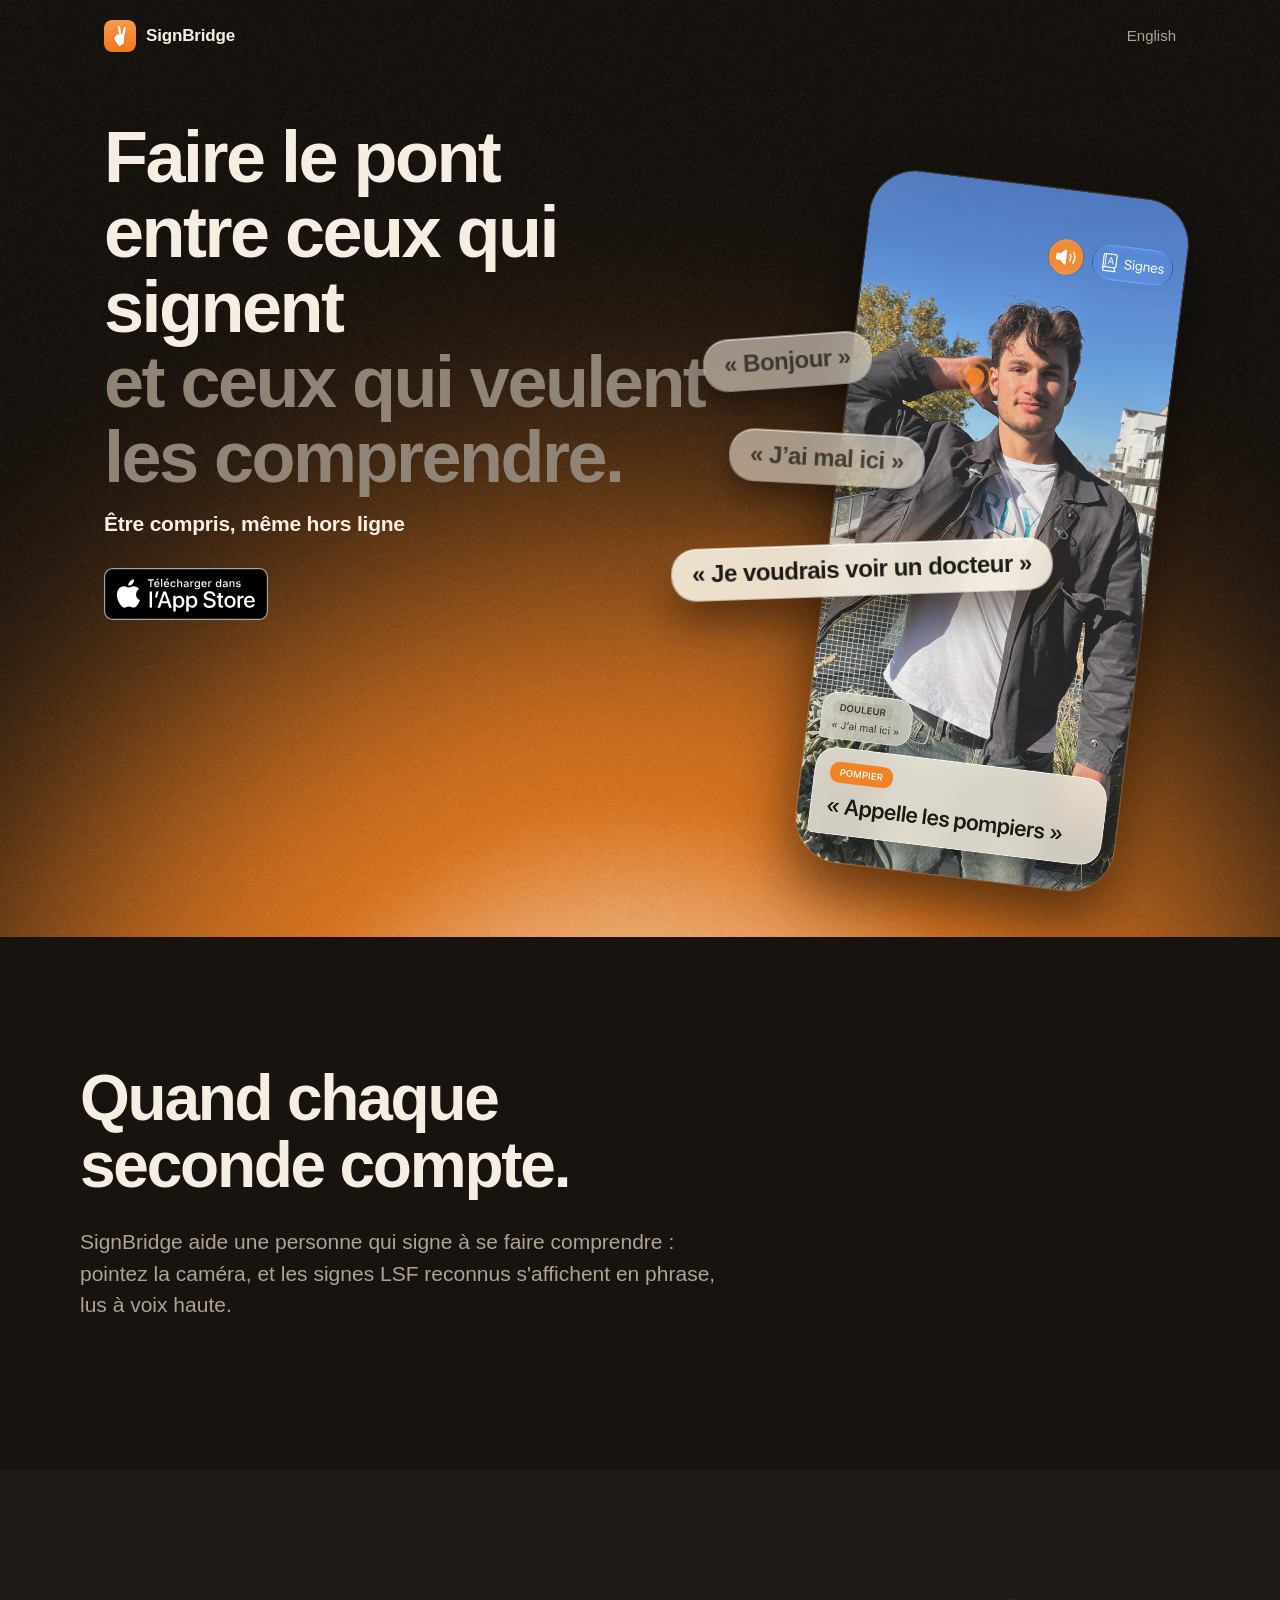
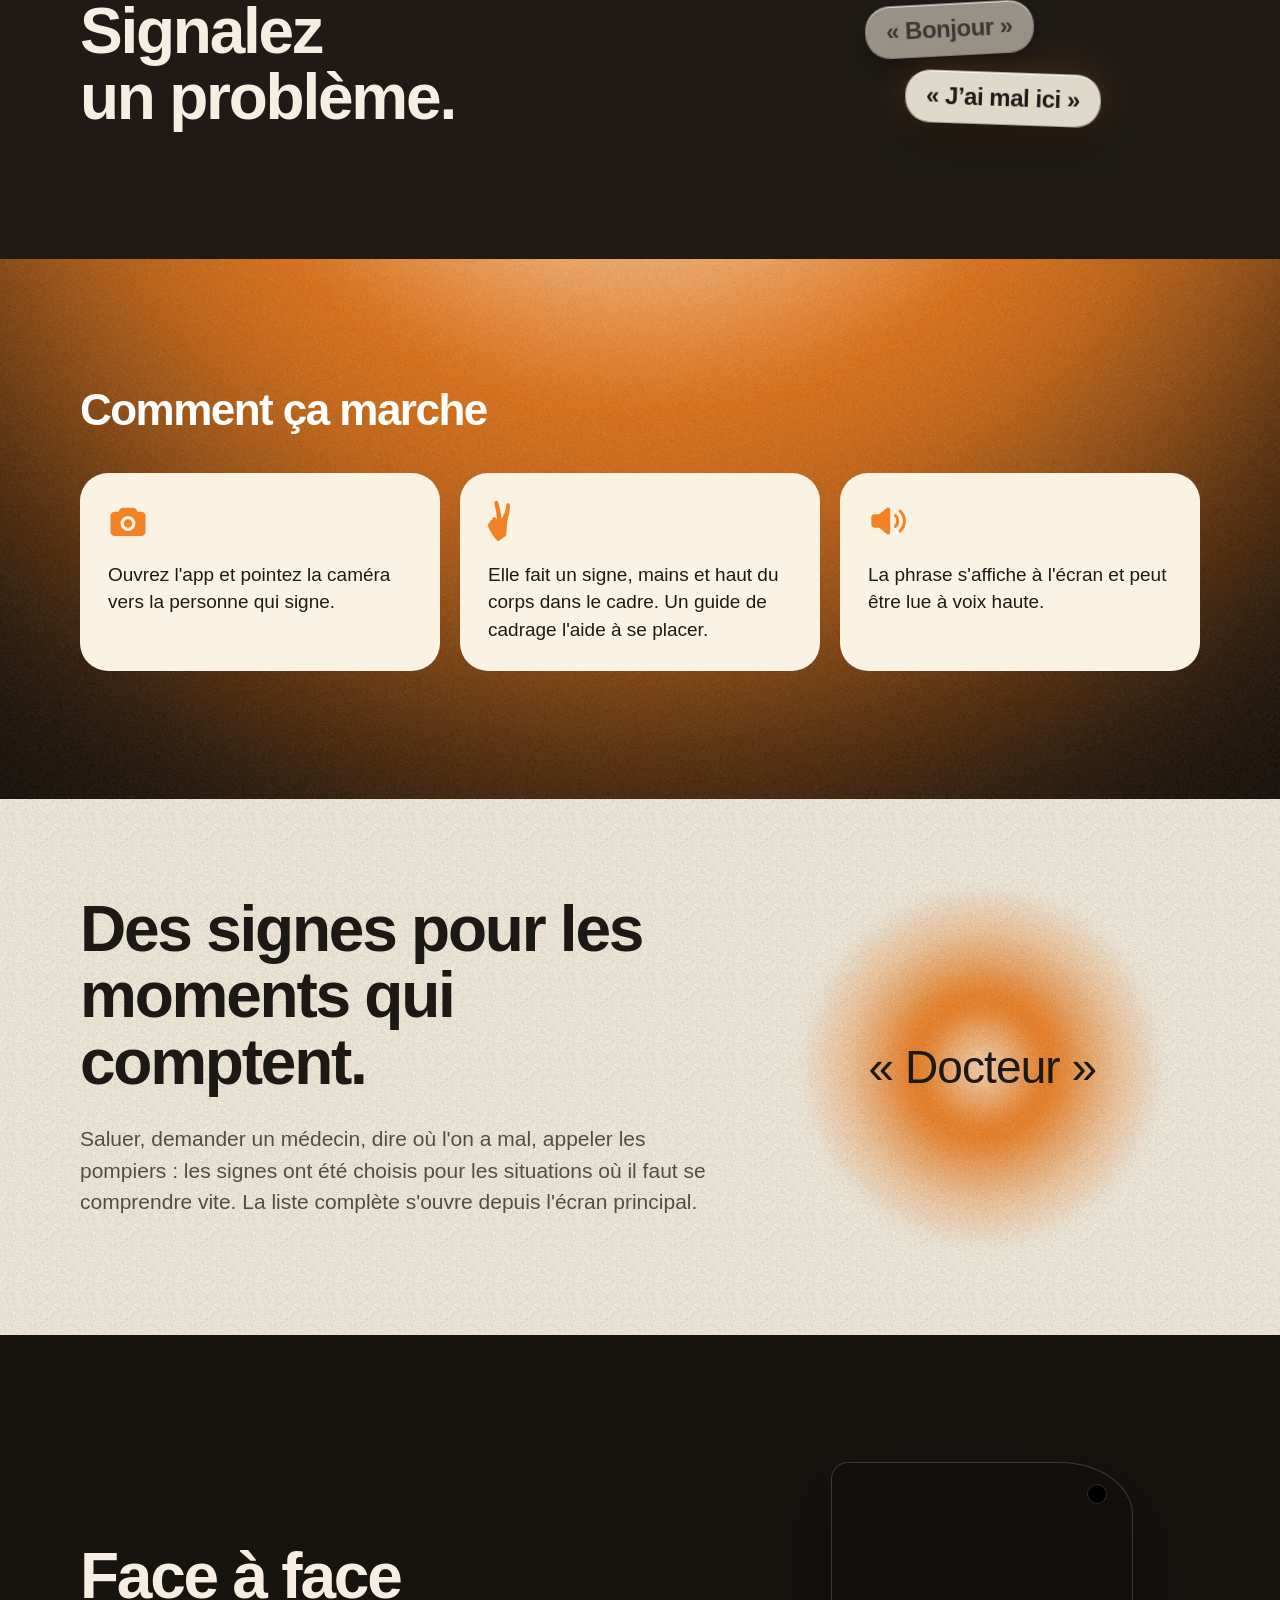
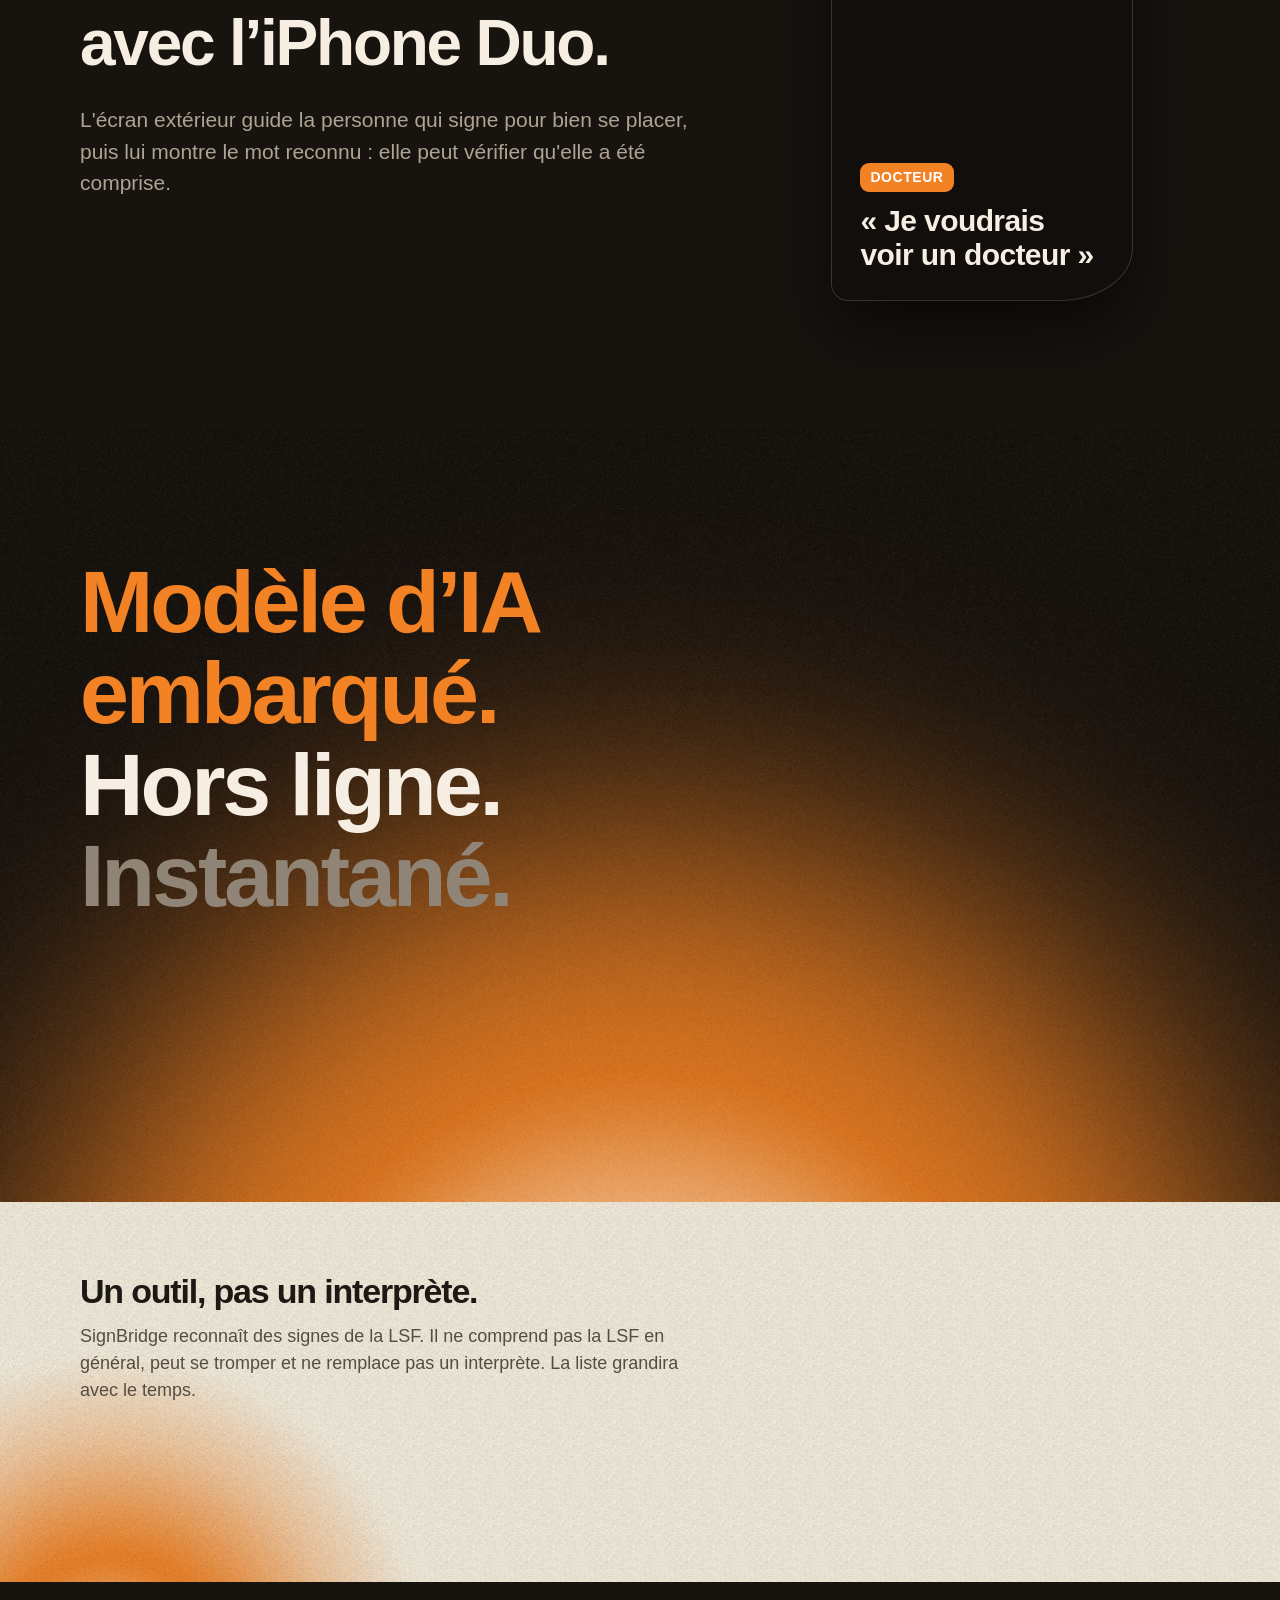
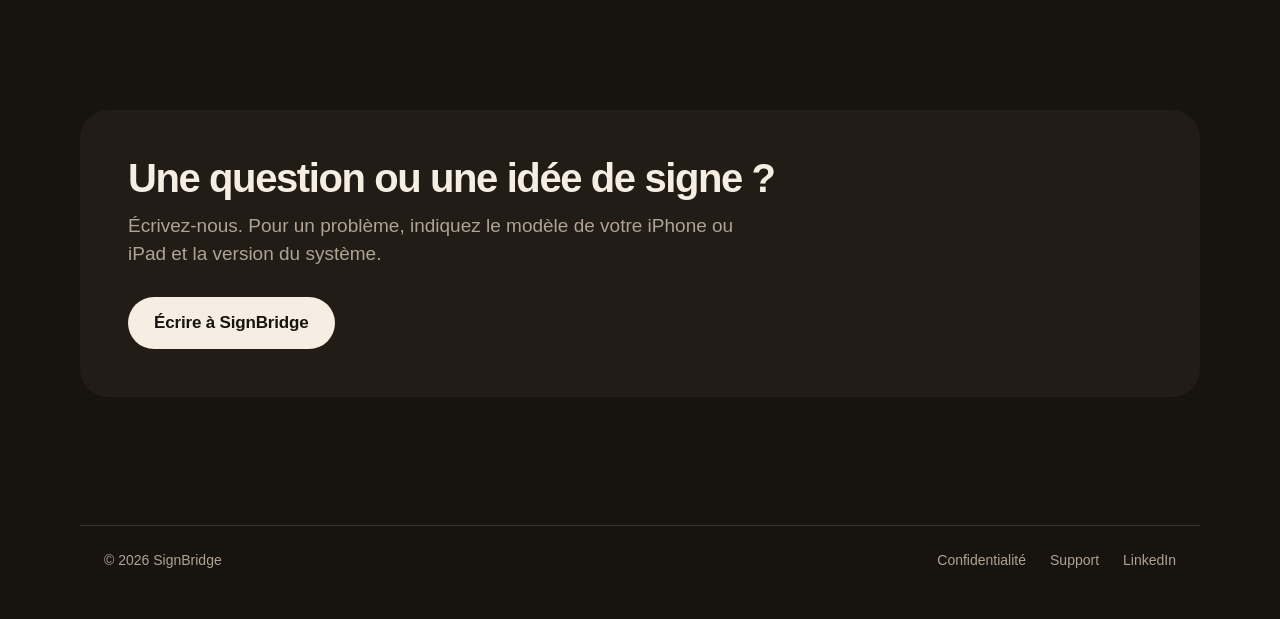
<file: index.html>
<!doctype html>
<html lang="fr">
<head>
<meta charset="utf-8">
<meta name="viewport" content="width=device-width, initial-scale=1, viewport-fit=cover">
<title>SignBridge – Langue des signes (LSF) sur iPhone</title>
<meta name="description" content="App iPhone gratuite qui reconnaît des signes de la langue des signes française (LSF) et affiche la phrase associée, lue à voix haute. Hors ligne, sans compte.">
<meta name="theme-color" content="#17130F">
<meta name="color-scheme" content="dark">
<meta name="google-site-verification" content="5pcwkKPXorvz6i3EqTT615sxVK6PzE0Lgb9VMiKzsHE">
<meta name="google-site-verification" content="pvIxOLPpaYGn3UQ4l-RksAGYa19UUFLyOZAmXsKFQVE">
<link rel="canonical" href="https://signbridge-app.com/">
<link rel="alternate" hreflang="fr" href="https://signbridge-app.com/">
<link rel="alternate" hreflang="en" href="https://signbridge-app.com/en/">
<link rel="alternate" hreflang="x-default" href="https://signbridge-app.com/en/">
<meta name="apple-itunes-app" content="app-id=6786380083">
<meta property="og:type" content="website">
<meta property="og:site_name" content="SignBridge">
<meta property="og:title" content="SignBridge – Langue des signes (LSF) sur iPhone">
<meta property="og:description" content="App iPhone gratuite qui reconnaît des signes de la langue des signes française (LSF) et affiche la phrase associée, lue à voix haute. Hors ligne, sans compte.">
<meta property="og:url" content="https://signbridge-app.com/">
<meta property="og:image" content="https://signbridge-app.com/img/og-fr.jpg">
<meta property="og:image:width" content="1200">
<meta property="og:image:height" content="630">
<meta property="og:locale" content="fr_FR">
<meta property="og:locale:alternate" content="en_US">
<meta name="twitter:card" content="summary_large_image">
<script type="application/ld+json">
{
 "@context": "https://schema.org",
 "@type": "MobileApplication",
 "name": "SignBridge",
 "description": "App iPhone gratuite qui reconnaît des signes de la langue des signes française (LSF) et affiche la phrase associée, lue à voix haute. Hors ligne, sans compte.",
 "operatingSystem": "iOS",
 "applicationCategory": "UtilitiesApplication",
 "inLanguage": [
  "fr",
  "en",
  "es",
  "de",
  "it",
  "pt",
  "ar",
  "zh",
  "ja"
 ],
 "url": "https://signbridge-app.com/",
 "downloadUrl": "https://apps.apple.com/app/id6786380083",
 "image": "https://signbridge-app.com/img/og-fr.jpg",
 "sameAs": ["https://www.linkedin.com/company/signbridge-app", "https://apps.apple.com/app/id6786380083"],
 "author": {
  "@type": "Person",
  "name": "Mehdi Desmartin"
 },
 "offers": {
  "@type": "Offer",
  "price": "0",
  "priceCurrency": "EUR"
 }
}
</script>
<link rel="icon" type="image/png" href="img/favicon.png">
<link rel="apple-touch-icon" href="img/apple-touch-icon.png">
<link rel="stylesheet" href="style.css?v=18">
</head>
<body>
<div class="hero">
<header class="nav">
<a class="marque" href="./"><img src="img/logo.png" width="32" height="32" alt="">SignBridge</a>
<a class="langue" href="en/" hreflang="en" lang="en">English</a>
</header>
<div class="hero-grille">
<div>
<div class="jumeau"><div><h1 class="titre"><span>Faire le pont</span><span>entre ceux qui signent</span><span class="g">et ceux qui veulent</span><span class="g">les comprendre.</span></h1><p class="sous-titre">Être compris, même hors ligne</p><a class="badge" href="https://apps.apple.com/app/id6786380083"><img src="img/app-store-fr.svg" width="157" height="52" alt="Télécharger dans l'App Store"></a></div><div class="fantome" lang="en" aria-hidden="true"><div class="titre"><span>Bridging the gap</span><span>between people who sign</span><span class="g">and those who want</span><span class="g">to understand them.</span></div><p class="sous-titre">Be understood, even offline</p><a class="badge" href="https://apps.apple.com/app/id6786380083"><img src="img/app-store-en.svg" width="157" height="52" alt="Download on the App Store"></a></div></div>
</div>
<div class="scene">
<div class="telephone"><img src="img/fr-pompier.jpg" width="598" height="1300" alt="SignBridge reconnaît le signe Pompier et affiche « Appelle les pompiers »."></div>
<div class="bulles" aria-hidden="true"><div class="bulle">« Bonjour »</div><div class="bulle">« J’ai mal ici »</div><div class="bulle">« Je voudrais voir un docteur »</div></div>
</div>
</div>
<div class="hero-pied"></div>
</div>

<main>
<section class="chapitre">
<div class="jumeau"><div><h2 class="titre"><span>Quand chaque</span><span>seconde compte.</span></h2><p class="texte"><span>SignBridge aide une personne qui signe à se faire comprendre : pointez la caméra, et les signes LSF reconnus s'affichent en phrase, lus à voix haute.</span></p></div><div class="fantome" lang="en" aria-hidden="true"><div class="titre"><span>When every</span><span>second counts.</span></div><p class="texte"><span>SignBridge helps a person who signs to be understood: point the camera, and the recognised LSF signs appear as a sentence, read aloud.</span></p></div></div>
</section>

<section class="chapitre bande">
<div class="grille">
<div class="jumeau"><div><h2 class="titre"><span>Signalez</span><span>un problème.</span></h2></div><div class="fantome" lang="en" aria-hidden="true"><div class="titre"><span>Say</span><span>what’s wrong.</span></div></div></div>
<div class="bulles-fixes" aria-hidden="true"><div class="bulle">« Bonjour »</div><div class="bulle forte">« J’ai mal ici »</div></div>
</div>
</section>

<section class="chapitre orange">
<div class="jumeau"><div><h2 class="titre petit">Comment ça marche</h2></div><div class="fantome" lang="en" aria-hidden="true"><div class="titre petit">How it works</div></div></div>
<div class="etapes"><div class="etape"><svg class="icone" viewBox="0 0 48 48" aria-hidden="true"><path fill="currentColor" d="M17.6 8h12.8c1.3 0 2.5.7 3.2 1.8L35.7 13H40a5 5 0 0 1 5 5v19a5 5 0 0 1-5 5H8a5 5 0 0 1-5-5V18a5 5 0 0 1 5-5h4.3l2.1-3.2A3.8 3.8 0 0 1 17.6 8ZM24 18a9 9 0 1 0 0 18 9 9 0 0 0 0-18Zm0 4a5 5 0 1 1 0 10 5 5 0 0 1 0-10Z"/></svg><div class="jumeau"><div><p>Ouvrez l'app et pointez la caméra vers la personne qui signe.</p></div><div class="fantome" lang="en" aria-hidden="true"><p>Open the app and point the camera at the person signing.</p></div></div></div><div class="etape"><svg class="icone" viewBox="0 0 437 793" aria-hidden="true"><path fill="currentColor" d="M369.422 67.3729C357.433 83.521 358.731 154.381 338.85 206.241C318.564 259.161 274.112 363.43 266.919 332.329L248.527 206.241C248.527 206.241 208.774 15.3382 195.586 7.56341C182.398 -0.211356 175.207 -1.13712 162.018 0.984361C146.951 3.40776 140.438 6.36769 129.049 21.9177C117.66 37.4677 162.018 213.05 162.018 213.05C162.018 213.05 188.393 363.43 175.205 363.43C168.612 363.43 166.888 340.62 152.427 332.329C137.967 324.038 124.254 321.563 106.871 327.544C89.1491 333.641 82.4936 356.85 76.2994 375.391C70.1051 393.932 66.7086 372.999 48.7256 386.755C41.5785 392.222 39.0066 427.181 36.7366 431.014C32.0291 434.074 27.6898 429.271 22.3502 431.014C9.90008 435.08 7.48462 442.404 3.76821 454.938C-3.03555 477.884 -0.01747 499.958 7.9641 522.523C36.7359 603.864 163.816 790.469 195.586 792.862C228.174 795.315 252.937 764.599 279.506 745.612C320.417 716.375 353.237 706.138 362.815 671.694C366.787 627.969 383.25 392.244 392.008 349.219C398.493 317.36 408.315 301.058 415.611 269.375C426.546 221.884 429.833 194.386 432.362 145.723C433.95 115.167 441.953 82.9229 432.362 67.3729C422.771 51.8229 417.196 46.7256 402.99 45.8415C387.436 44.8734 381.41 51.2248 369.422 67.3729Z"/></svg><div class="jumeau"><div><p>Elle fait un signe, mains et haut du corps dans le cadre. Un guide de cadrage l'aide à se placer.</p></div><div class="fantome" lang="en" aria-hidden="true"><p>They make a sign, with hands and upper body in the frame. A framing guide helps them get in place.</p></div></div></div><div class="etape"><svg class="icone" viewBox="0 0 48 48" aria-hidden="true"><path fill="currentColor" d="M22.6 8.4c1.6-1.3 4-.2 4 1.9v27.4c0 2.1-2.4 3.2-4 1.9L13.3 32H8a4 4 0 0 1-4-4v-8a4 4 0 0 1 4-4h5.3l9.3-7.6Z"/><path fill="none" stroke="currentColor" stroke-width="3.6" stroke-linecap="round" d="M33 17.5a9 9 0 0 1 0 13M38.5 12a16.5 16.5 0 0 1 0 24"/></svg><div class="jumeau"><div><p>La phrase s'affiche à l'écran et peut être lue à voix haute.</p></div><div class="fantome" lang="en" aria-hidden="true"><p>The sentence appears on screen and can be read aloud.</p></div></div></div></div>
</section>

<section class="chapitre beige">
<div class="grille">
<div class="jumeau"><div><h2 class="titre"><span>Des signes pour les</span><span>moments qui comptent.</span></h2><p class="texte"><span>Saluer, demander un médecin, dire où l'on a mal, appeler les pompiers : les signes ont été choisis pour les situations où il faut se comprendre vite. La liste complète s'ouvre depuis l'écran principal.</span></p></div><div class="fantome" lang="en" aria-hidden="true"><div class="titre"><span>Signs for the</span><span>moments that matter.</span></div><p class="texte"><span>Saying hello, asking for a doctor, showing where it hurts, calling the fire department: the signs were chosen for situations where people need to understand each other fast. The full list opens from the main screen.</span></p></div></div>
<div class="halo-mot" aria-hidden="true"><div class="halo"></div><span>« Docteur »</span></div>
</div>
</section>

<section class="chapitre duo">
<div class="grille">
<div class="jumeau"><div><h2 class="titre"><span>Face à face</span><span>avec l’iPhone Duo.</span></h2><p class="texte"><span>L'écran extérieur guide la personne qui signe pour bien se placer, puis lui montre le mot reconnu : elle peut vérifier qu'elle a été comprise.</span></p></div><div class="fantome" lang="en" aria-hidden="true"><div class="titre"><span>Face to face</span><span>with iPhone Duo.</span></div><p class="texte"><span>The outer display guides the person signing into position, then shows them the recognised word, so they can check they were understood.</span></p></div></div>
<div class="ecran-ext" aria-hidden="true"><span class="etiquette">Docteur</span><span class="phrase">« Je voudrais voir un docteur »</span></div>
</div>
</section>

<section class="chapitre horizon">
<div class="jumeau"><div><h2 class="titre"><span class="o">Modèle d’IA</span><span class="o">embarqué.</span><span>Hors ligne.</span><span class="g">Instantané.</span></h2></div><div class="fantome" lang="en" aria-hidden="true"><div class="titre"><span class="o">On-device</span><span class="o">AI model.</span><span>Offline.</span><span class="g">Instant.</span></div></div></div>
</section>

<section class="chapitre beige outil">
<div class="halo" aria-hidden="true"></div>
<div class="jumeau"><div><h2 class="titre">Un outil, pas un interprète.</h2><p class="texte"><span>SignBridge reconnaît des signes de la LSF. Il ne comprend pas la LSF en général, peut se tromper et ne remplace pas un interprète. La liste grandira avec le temps.</span></p></div><div class="fantome" lang="en" aria-hidden="true"><div class="titre">A tool, not an interpreter.</div><p class="texte"><span>SignBridge recognises LSF signs. It does not understand LSF in general, it can get signs wrong, and it does not replace an interpreter. The list will grow over time.</span></p></div></div>
</section>

<section class="chapitre" id="support">
<div class="carte">
<div class="jumeau"><div><h2 class="titre">Une question ou une idée de signe ?</h2><p>Écrivez-nous. Pour un problème, indiquez le modèle de votre iPhone ou iPad et la version du système.</p></div><div class="fantome" lang="en" aria-hidden="true"><div class="titre">A question, or a sign you'd like to see?</div><p>Write to us. For a problem, please include your iPhone or iPad model and system version.</p></div></div>
<a class="bouton" href="mailto:contact@signbridge-app.com?subject=SignBridge">Écrire à SignBridge</a>
</div>
</section>
</main>

<footer>
<span>© 2026 SignBridge</span>
<nav><a href="privacy.html">Confidentialité</a><a href="./#support">Support</a><a href="https://www.linkedin.com/company/signbridge-app" rel="me">LinkedIn</a></nav>
</footer>
</body>
</html>
</file>
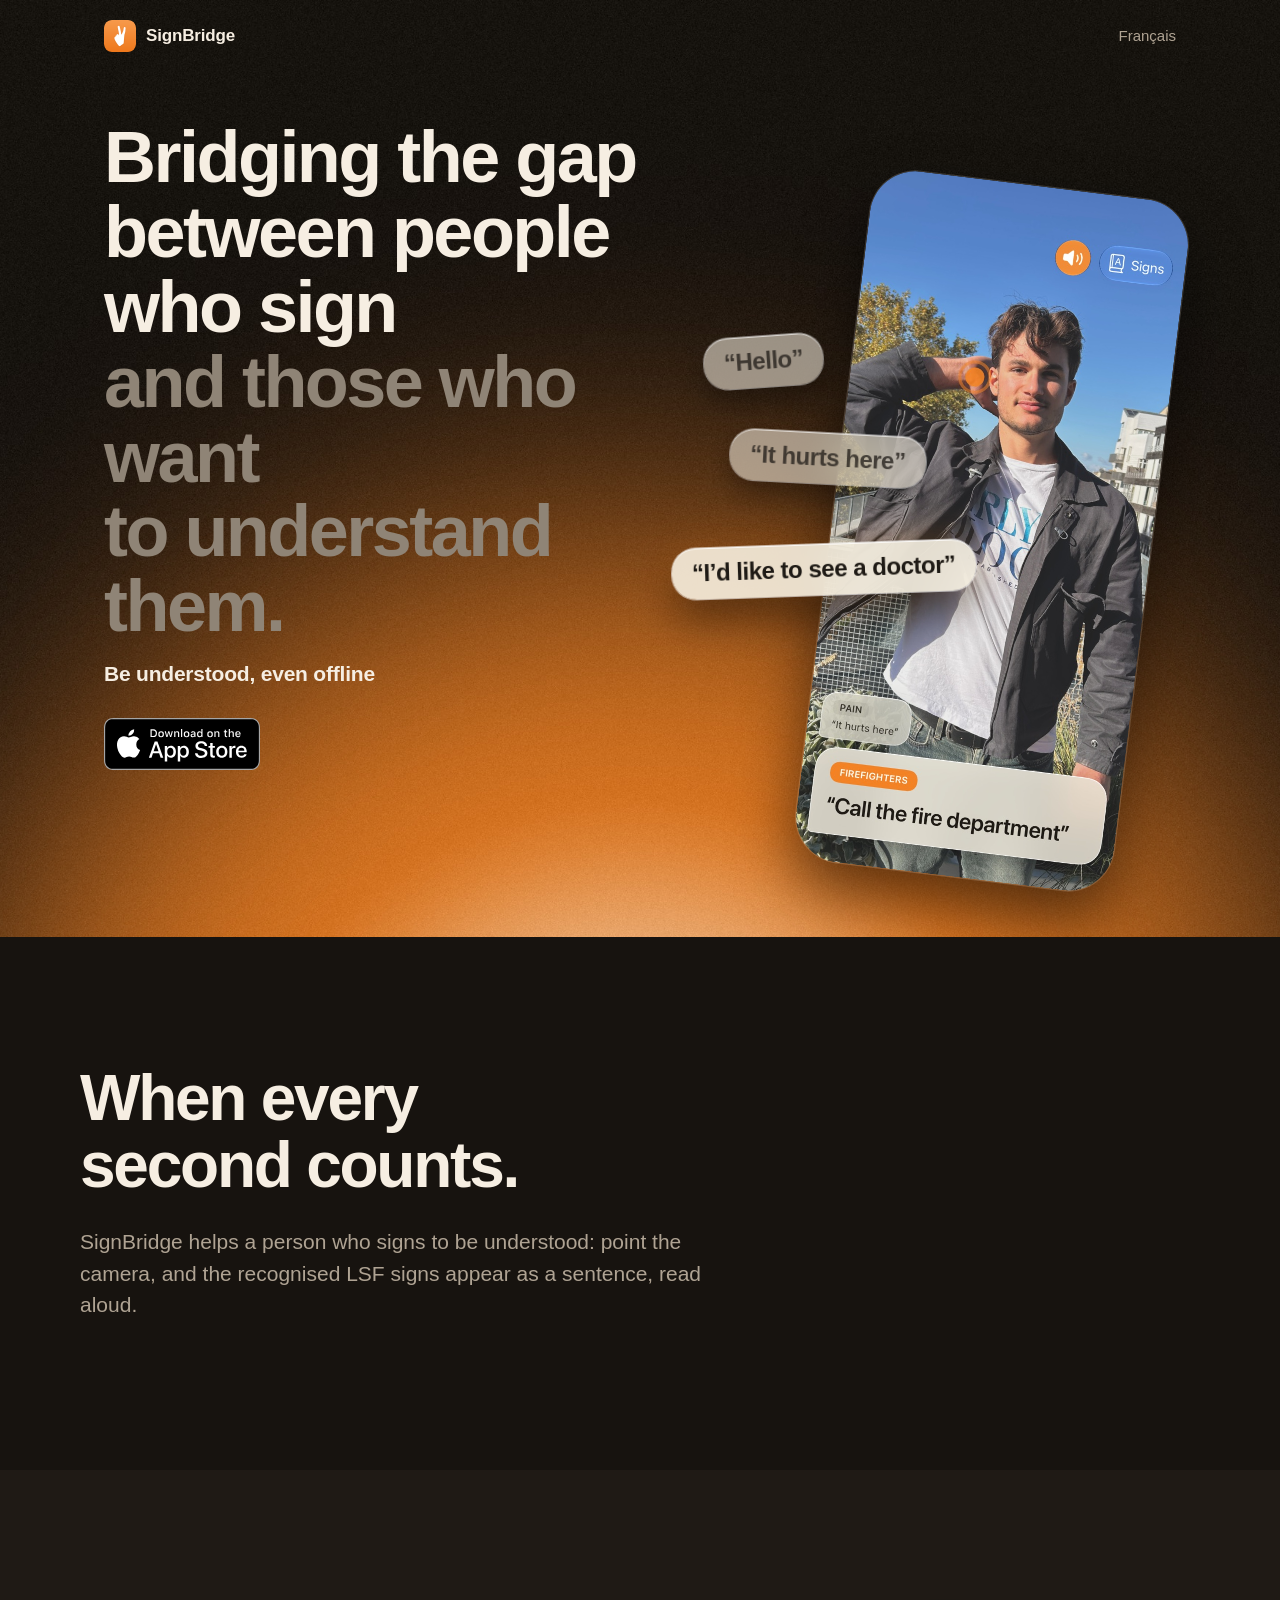
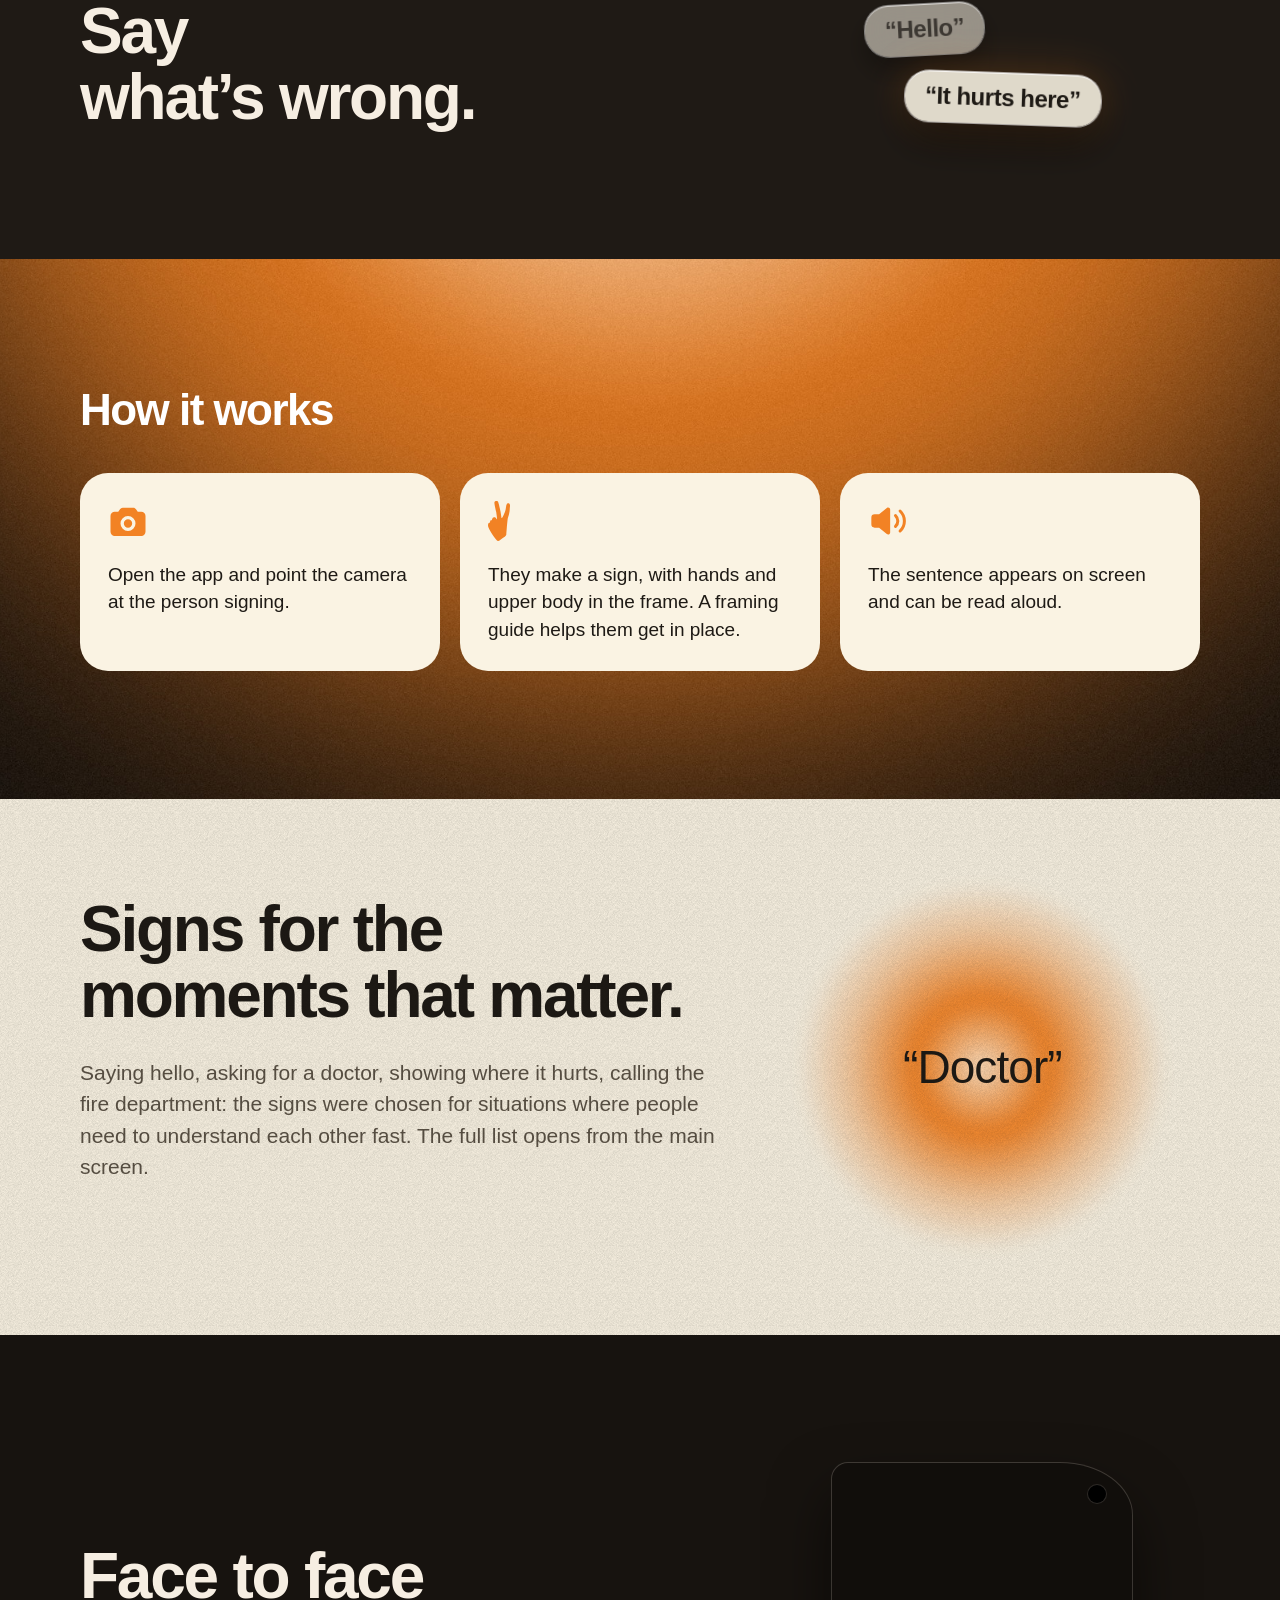
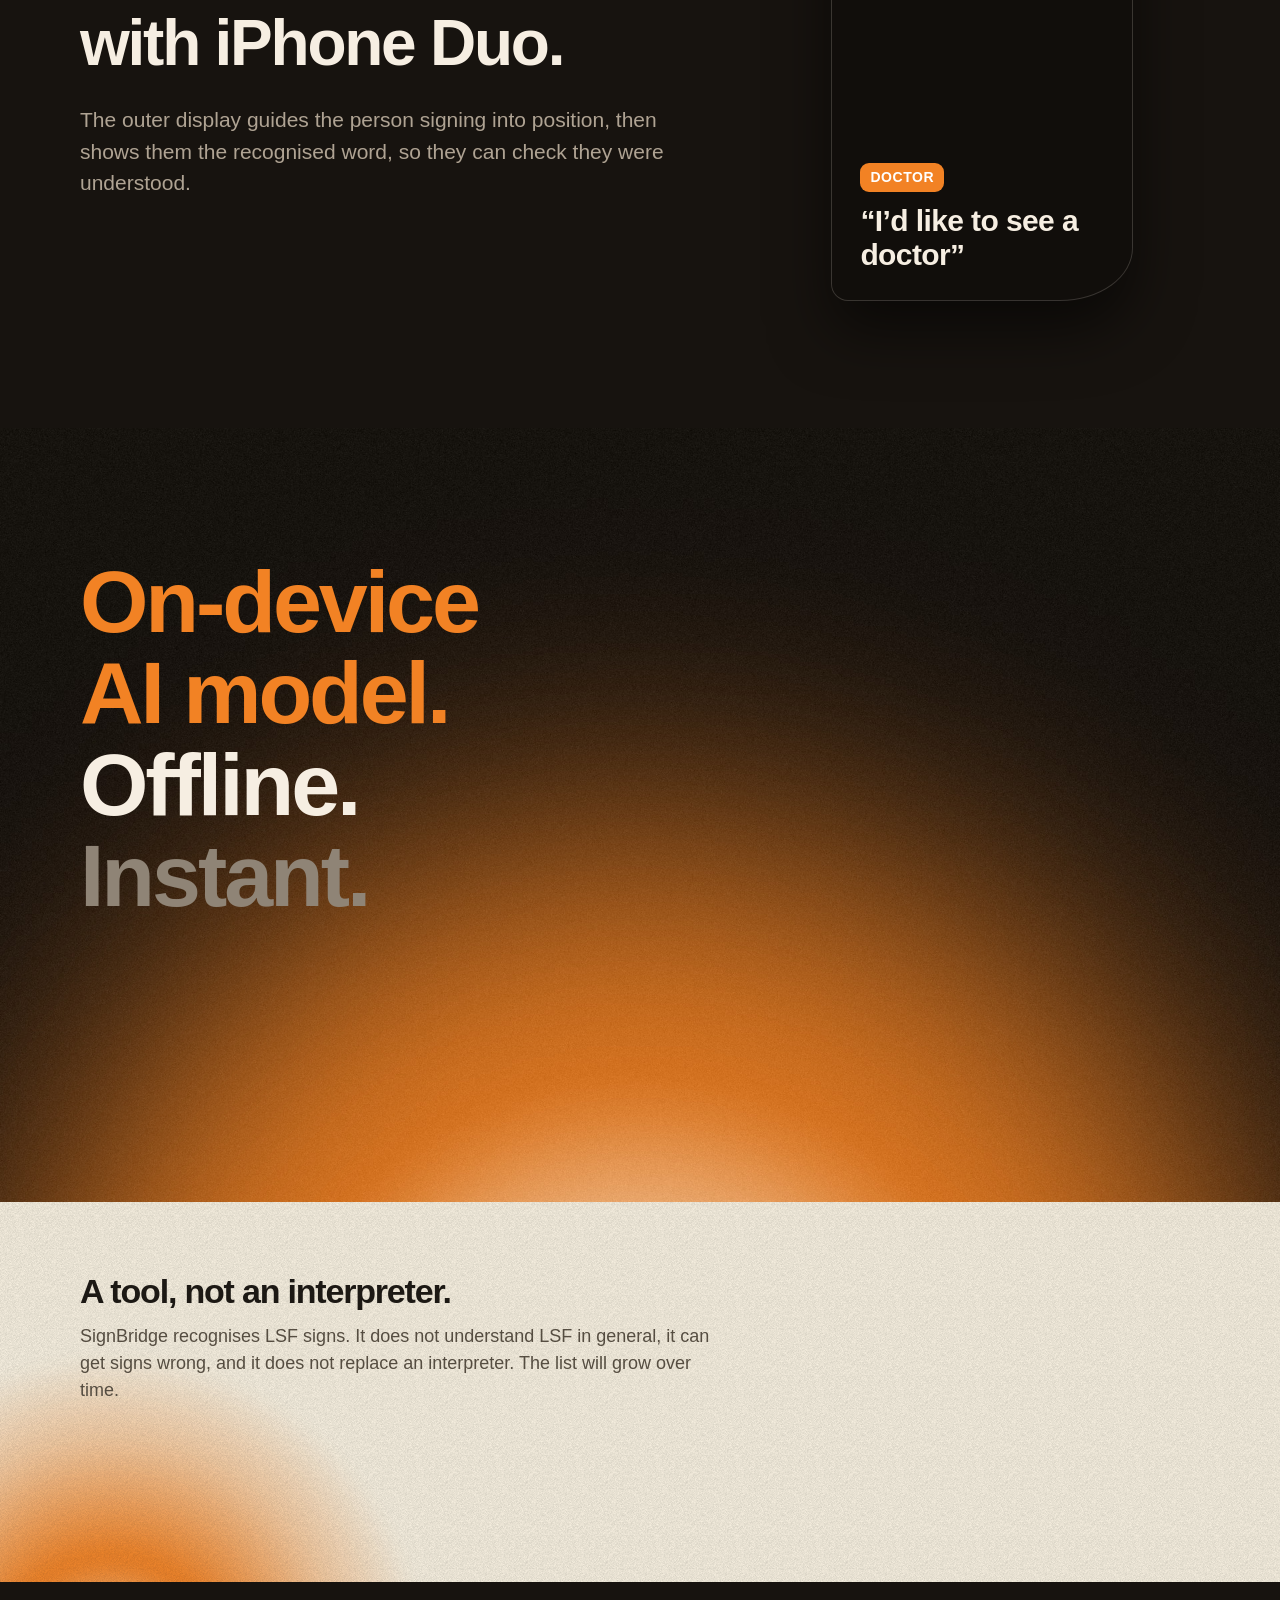
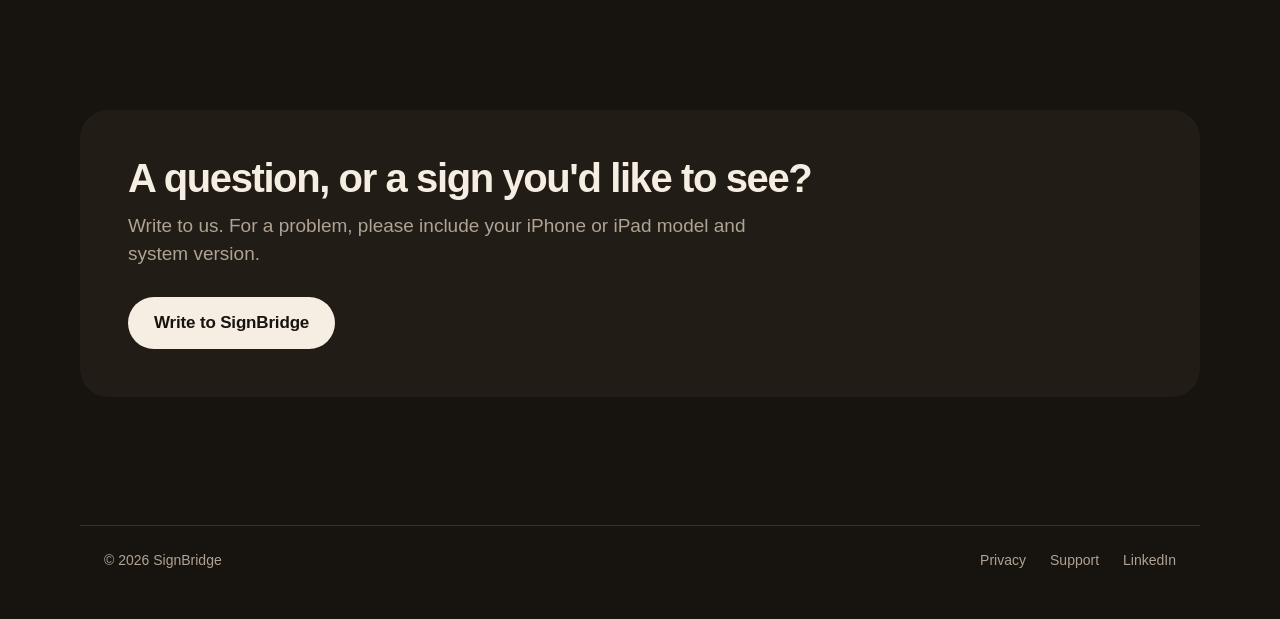
<file: en/index.html>
<!doctype html>
<html lang="en">
<head>
<meta charset="utf-8">
<meta name="viewport" content="width=device-width, initial-scale=1, viewport-fit=cover">
<title>SignBridge – French Sign Language (LSF) on iPhone</title>
<meta name="description" content="Free iPhone app that recognises signs of French Sign Language (LSF) and shows the matching sentence, read aloud. Works offline, no account.">
<meta name="theme-color" content="#17130F">
<meta name="color-scheme" content="dark">
<link rel="canonical" href="https://signbridge-app.com/en/">
<link rel="alternate" hreflang="fr" href="https://signbridge-app.com/">
<link rel="alternate" hreflang="en" href="https://signbridge-app.com/en/">
<link rel="alternate" hreflang="x-default" href="https://signbridge-app.com/en/">
<meta name="apple-itunes-app" content="app-id=6786380083">
<meta property="og:type" content="website">
<meta property="og:site_name" content="SignBridge">
<meta property="og:title" content="SignBridge – French Sign Language (LSF) on iPhone">
<meta property="og:description" content="Free iPhone app that recognises signs of French Sign Language (LSF) and shows the matching sentence, read aloud. Works offline, no account.">
<meta property="og:url" content="https://signbridge-app.com/en/">
<meta property="og:image" content="https://signbridge-app.com/img/og-en.jpg">
<meta property="og:image:width" content="1200">
<meta property="og:image:height" content="630">
<meta property="og:locale" content="en_US">
<meta property="og:locale:alternate" content="fr_FR">
<meta name="twitter:card" content="summary_large_image">
<script type="application/ld+json">
{
 "@context": "https://schema.org",
 "@type": "MobileApplication",
 "name": "SignBridge",
 "description": "Free iPhone app that recognises signs of French Sign Language (LSF) and shows the matching sentence, read aloud. Works offline, no account.",
 "operatingSystem": "iOS",
 "applicationCategory": "UtilitiesApplication",
 "inLanguage": [
  "fr",
  "en",
  "es",
  "de",
  "it",
  "pt",
  "ar",
  "zh",
  "ja"
 ],
 "url": "https://signbridge-app.com/en/",
 "downloadUrl": "https://apps.apple.com/app/id6786380083",
 "image": "https://signbridge-app.com/img/og-en.jpg",
 "sameAs": ["https://www.linkedin.com/company/signbridge-app", "https://apps.apple.com/app/id6786380083"],
 "author": {
  "@type": "Person",
  "name": "Mehdi Desmartin"
 },
 "offers": {
  "@type": "Offer",
  "price": "0",
  "priceCurrency": "EUR"
 }
}
</script>
<link rel="icon" type="image/png" href="../img/favicon.png">
<link rel="apple-touch-icon" href="../img/apple-touch-icon.png">
<link rel="stylesheet" href="../style.css?v=18">
</head>
<body>
<div class="hero">
<header class="nav">
<a class="marque" href="./"><img src="../img/logo.png" width="32" height="32" alt="">SignBridge</a>
<a class="langue" href="../" hreflang="fr" lang="fr">Français</a>
</header>
<div class="hero-grille">
<div>
<div class="jumeau"><div><h1 class="titre"><span>Bridging the gap</span><span>between people who sign</span><span class="g">and those who want</span><span class="g">to understand them.</span></h1><p class="sous-titre">Be understood, even offline</p><a class="badge" href="https://apps.apple.com/app/id6786380083"><img src="../img/app-store-en.svg" width="157" height="52" alt="Download on the App Store"></a></div><div class="fantome" lang="fr" aria-hidden="true"><div class="titre"><span>Faire le pont</span><span>entre ceux qui signent</span><span class="g">et ceux qui veulent</span><span class="g">les comprendre.</span></div><p class="sous-titre">Être compris, même hors ligne</p><a class="badge" href="https://apps.apple.com/app/id6786380083"><img src="../img/app-store-fr.svg" width="157" height="52" alt="Télécharger dans l'App Store"></a></div></div>
</div>
<div class="scene">
<div class="telephone"><img src="../img/en-pompier.jpg" width="598" height="1300" alt="SignBridge recognises the sign Pompier and shows “Call the fire department”."></div>
<div class="bulles" aria-hidden="true"><div class="bulle">“Hello”</div><div class="bulle">“It hurts here”</div><div class="bulle">“I’d like to see a doctor”</div></div>
</div>
</div>
<div class="hero-pied"></div>
</div>

<main>
<section class="chapitre">
<div class="jumeau"><div><h2 class="titre"><span>When every</span><span>second counts.</span></h2><p class="texte"><span>SignBridge helps a person who signs to be understood: point the camera, and the recognised LSF signs appear as a sentence, read aloud.</span></p></div><div class="fantome" lang="fr" aria-hidden="true"><div class="titre"><span>Quand chaque</span><span>seconde compte.</span></div><p class="texte"><span>SignBridge aide une personne qui signe à se faire comprendre : pointez la caméra, et les signes LSF reconnus s'affichent en phrase, lus à voix haute.</span></p></div></div>
</section>

<section class="chapitre bande">
<div class="grille">
<div class="jumeau"><div><h2 class="titre"><span>Say</span><span>what’s wrong.</span></h2></div><div class="fantome" lang="fr" aria-hidden="true"><div class="titre"><span>Signalez</span><span>un problème.</span></div></div></div>
<div class="bulles-fixes" aria-hidden="true"><div class="bulle">“Hello”</div><div class="bulle forte">“It hurts here”</div></div>
</div>
</section>

<section class="chapitre orange">
<div class="jumeau"><div><h2 class="titre petit">How it works</h2></div><div class="fantome" lang="fr" aria-hidden="true"><div class="titre petit">Comment ça marche</div></div></div>
<div class="etapes"><div class="etape"><svg class="icone" viewBox="0 0 48 48" aria-hidden="true"><path fill="currentColor" d="M17.6 8h12.8c1.3 0 2.5.7 3.2 1.8L35.7 13H40a5 5 0 0 1 5 5v19a5 5 0 0 1-5 5H8a5 5 0 0 1-5-5V18a5 5 0 0 1 5-5h4.3l2.1-3.2A3.8 3.8 0 0 1 17.6 8ZM24 18a9 9 0 1 0 0 18 9 9 0 0 0 0-18Zm0 4a5 5 0 1 1 0 10 5 5 0 0 1 0-10Z"/></svg><div class="jumeau"><div><p>Open the app and point the camera at the person signing.</p></div><div class="fantome" lang="fr" aria-hidden="true"><p>Ouvrez l'app et pointez la caméra vers la personne qui signe.</p></div></div></div><div class="etape"><svg class="icone" viewBox="0 0 437 793" aria-hidden="true"><path fill="currentColor" d="M369.422 67.3729C357.433 83.521 358.731 154.381 338.85 206.241C318.564 259.161 274.112 363.43 266.919 332.329L248.527 206.241C248.527 206.241 208.774 15.3382 195.586 7.56341C182.398 -0.211356 175.207 -1.13712 162.018 0.984361C146.951 3.40776 140.438 6.36769 129.049 21.9177C117.66 37.4677 162.018 213.05 162.018 213.05C162.018 213.05 188.393 363.43 175.205 363.43C168.612 363.43 166.888 340.62 152.427 332.329C137.967 324.038 124.254 321.563 106.871 327.544C89.1491 333.641 82.4936 356.85 76.2994 375.391C70.1051 393.932 66.7086 372.999 48.7256 386.755C41.5785 392.222 39.0066 427.181 36.7366 431.014C32.0291 434.074 27.6898 429.271 22.3502 431.014C9.90008 435.08 7.48462 442.404 3.76821 454.938C-3.03555 477.884 -0.01747 499.958 7.9641 522.523C36.7359 603.864 163.816 790.469 195.586 792.862C228.174 795.315 252.937 764.599 279.506 745.612C320.417 716.375 353.237 706.138 362.815 671.694C366.787 627.969 383.25 392.244 392.008 349.219C398.493 317.36 408.315 301.058 415.611 269.375C426.546 221.884 429.833 194.386 432.362 145.723C433.95 115.167 441.953 82.9229 432.362 67.3729C422.771 51.8229 417.196 46.7256 402.99 45.8415C387.436 44.8734 381.41 51.2248 369.422 67.3729Z"/></svg><div class="jumeau"><div><p>They make a sign, with hands and upper body in the frame. A framing guide helps them get in place.</p></div><div class="fantome" lang="fr" aria-hidden="true"><p>Elle fait un signe, mains et haut du corps dans le cadre. Un guide de cadrage l'aide à se placer.</p></div></div></div><div class="etape"><svg class="icone" viewBox="0 0 48 48" aria-hidden="true"><path fill="currentColor" d="M22.6 8.4c1.6-1.3 4-.2 4 1.9v27.4c0 2.1-2.4 3.2-4 1.9L13.3 32H8a4 4 0 0 1-4-4v-8a4 4 0 0 1 4-4h5.3l9.3-7.6Z"/><path fill="none" stroke="currentColor" stroke-width="3.6" stroke-linecap="round" d="M33 17.5a9 9 0 0 1 0 13M38.5 12a16.5 16.5 0 0 1 0 24"/></svg><div class="jumeau"><div><p>The sentence appears on screen and can be read aloud.</p></div><div class="fantome" lang="fr" aria-hidden="true"><p>La phrase s'affiche à l'écran et peut être lue à voix haute.</p></div></div></div></div>
</section>

<section class="chapitre beige">
<div class="grille">
<div class="jumeau"><div><h2 class="titre"><span>Signs for the</span><span>moments that matter.</span></h2><p class="texte"><span>Saying hello, asking for a doctor, showing where it hurts, calling the fire department: the signs were chosen for situations where people need to understand each other fast. The full list opens from the main screen.</span></p></div><div class="fantome" lang="fr" aria-hidden="true"><div class="titre"><span>Des signes pour les</span><span>moments qui comptent.</span></div><p class="texte"><span>Saluer, demander un médecin, dire où l'on a mal, appeler les pompiers : les signes ont été choisis pour les situations où il faut se comprendre vite. La liste complète s'ouvre depuis l'écran principal.</span></p></div></div>
<div class="halo-mot" aria-hidden="true"><div class="halo"></div><span>“Doctor”</span></div>
</div>
</section>

<section class="chapitre duo">
<div class="grille">
<div class="jumeau"><div><h2 class="titre"><span>Face to face</span><span>with iPhone Duo.</span></h2><p class="texte"><span>The outer display guides the person signing into position, then shows them the recognised word, so they can check they were understood.</span></p></div><div class="fantome" lang="fr" aria-hidden="true"><div class="titre"><span>Face à face</span><span>avec l’iPhone Duo.</span></div><p class="texte"><span>L'écran extérieur guide la personne qui signe pour bien se placer, puis lui montre le mot reconnu : elle peut vérifier qu'elle a été comprise.</span></p></div></div>
<div class="ecran-ext" aria-hidden="true"><span class="etiquette">Doctor</span><span class="phrase">“I’d like to see a doctor”</span></div>
</div>
</section>

<section class="chapitre horizon">
<div class="jumeau"><div><h2 class="titre"><span class="o">On-device</span><span class="o">AI model.</span><span>Offline.</span><span class="g">Instant.</span></h2></div><div class="fantome" lang="fr" aria-hidden="true"><div class="titre"><span class="o">Modèle d’IA</span><span class="o">embarqué.</span><span>Hors ligne.</span><span class="g">Instantané.</span></div></div></div>
</section>

<section class="chapitre beige outil">
<div class="halo" aria-hidden="true"></div>
<div class="jumeau"><div><h2 class="titre">A tool, not an interpreter.</h2><p class="texte"><span>SignBridge recognises LSF signs. It does not understand LSF in general, it can get signs wrong, and it does not replace an interpreter. The list will grow over time.</span></p></div><div class="fantome" lang="fr" aria-hidden="true"><div class="titre">Un outil, pas un interprète.</div><p class="texte"><span>SignBridge reconnaît des signes de la LSF. Il ne comprend pas la LSF en général, peut se tromper et ne remplace pas un interprète. La liste grandira avec le temps.</span></p></div></div>
</section>

<section class="chapitre" id="support">
<div class="carte">
<div class="jumeau"><div><h2 class="titre">A question, or a sign you'd like to see?</h2><p>Write to us. For a problem, please include your iPhone or iPad model and system version.</p></div><div class="fantome" lang="fr" aria-hidden="true"><div class="titre">Une question ou une idée de signe ?</div><p>Écrivez-nous. Pour un problème, indiquez le modèle de votre iPhone ou iPad et la version du système.</p></div></div>
<a class="bouton" href="mailto:contact@signbridge-app.com?subject=SignBridge">Write to SignBridge</a>
</div>
</section>
</main>

<footer>
<span>© 2026 SignBridge</span>
<nav><a href="privacy.html">Privacy</a><a href="./#support">Support</a><a href="https://www.linkedin.com/company/signbridge-app" rel="me">LinkedIn</a></nav>
</footer>
</body>
</html>
</file>
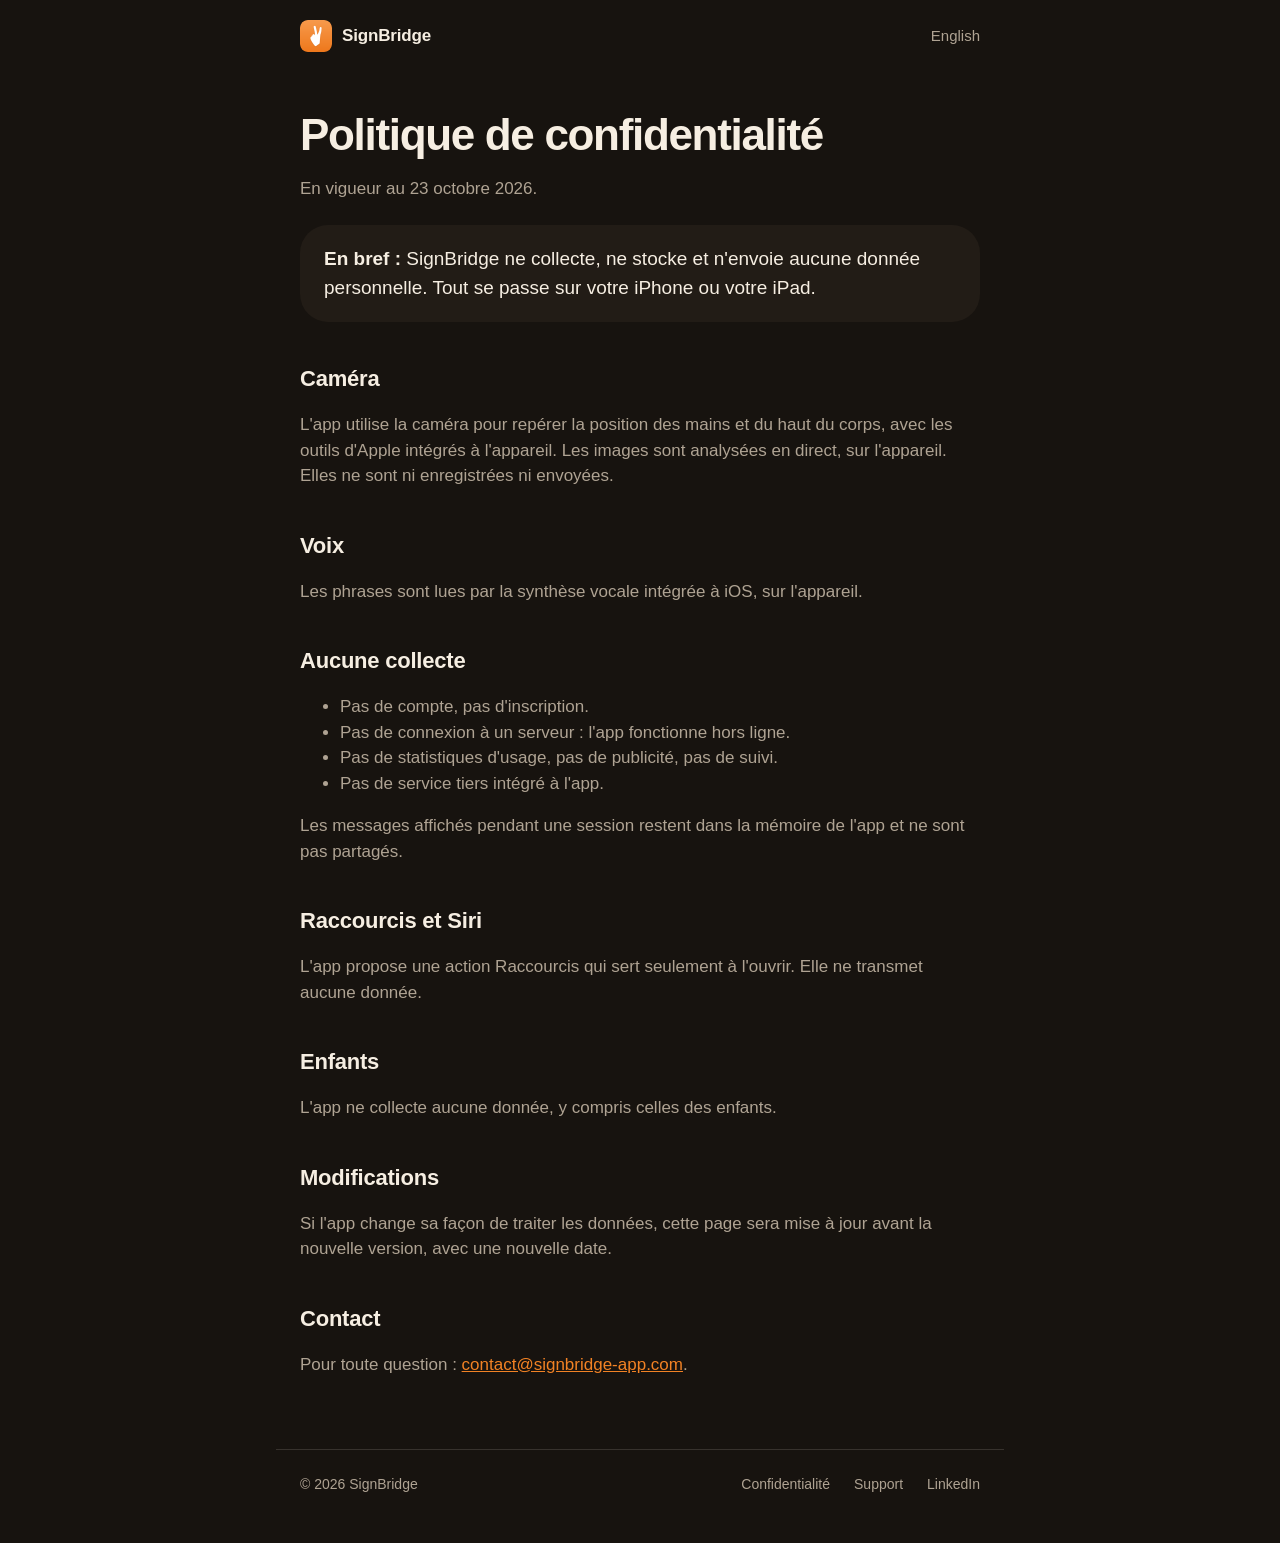
<file: privacy.html>
<!doctype html>
<html lang="fr" class="doc">
<head>
<meta charset="utf-8">
<meta name="viewport" content="width=device-width, initial-scale=1, viewport-fit=cover">
<title>Confidentialité SignBridge</title>
<meta name="description" content="Pointez la caméra vers une personne qui signe : SignBridge reconnaît des signes de la LSF et affiche une phrase associée. Tout reste sur l'appareil, sans connexion.">
<meta name="theme-color" content="#17130F">
<meta name="color-scheme" content="dark">
<link rel="canonical" href="https://signbridge-app.com/privacy.html">
<link rel="alternate" hreflang="fr" href="https://signbridge-app.com/privacy.html">
<link rel="alternate" hreflang="en" href="https://signbridge-app.com/en/privacy.html">
<link rel="alternate" hreflang="x-default" href="https://signbridge-app.com/en/privacy.html">
<link rel="icon" type="image/png" href="img/favicon.png">
<link rel="apple-touch-icon" href="img/apple-touch-icon.png">
<link rel="stylesheet" href="style.css?v=17">
</head>
<body>
<header class="nav">
<a class="marque" href="./"><img src="img/logo.png" width="32" height="32" alt="">SignBridge</a>
<a class="langue" href="en/privacy.html" hreflang="en" lang="en">English</a>
</header>
<main>
<h1>Politique de confidentialité</h1>
<p class="lead">En vigueur au 23 octobre 2026.</p>

<div class="carte"><p><strong>En bref :</strong> SignBridge ne collecte, ne stocke et n'envoie aucune donnée personnelle. Tout se passe sur votre iPhone ou votre iPad.</p></div>

<h2>Caméra</h2>
<p>L'app utilise la caméra pour repérer la position des mains et du haut du corps, avec les outils d'Apple intégrés à l'appareil. Les images sont analysées en direct, sur l'appareil. Elles ne sont ni enregistrées ni envoyées.</p>

<h2>Voix</h2>
<p>Les phrases sont lues par la synthèse vocale intégrée à iOS, sur l'appareil.</p>

<h2>Aucune collecte</h2>
<ul>
<li>Pas de compte, pas d'inscription.</li>
<li>Pas de connexion à un serveur : l'app fonctionne hors ligne.</li>
<li>Pas de statistiques d'usage, pas de publicité, pas de suivi.</li>
<li>Pas de service tiers intégré à l'app.</li>
</ul>
<p>Les messages affichés pendant une session restent dans la mémoire de l'app et ne sont pas partagés.</p>

<h2>Raccourcis et Siri</h2>
<p>L'app propose une action Raccourcis qui sert seulement à l'ouvrir. Elle ne transmet aucune donnée.</p>

<h2>Enfants</h2>
<p>L'app ne collecte aucune donnée, y compris celles des enfants.</p>

<h2>Modifications</h2>
<p>Si l'app change sa façon de traiter les données, cette page sera mise à jour avant la nouvelle version, avec une nouvelle date.</p>

<h2>Contact</h2>
<p>Pour toute question : <a href="mailto:contact@signbridge-app.com?subject=SignBridge%20-%20Confidentialit%C3%A9">contact@signbridge-app.com</a>.</p>
</main>

<footer>
<span>© 2026 SignBridge</span>
<nav><a href="privacy.html">Confidentialité</a><a href="./#support">Support</a><a href="https://www.linkedin.com/company/signbridge-app" rel="me">LinkedIn</a></nav>
</footer>
</body>
</html>
</file>
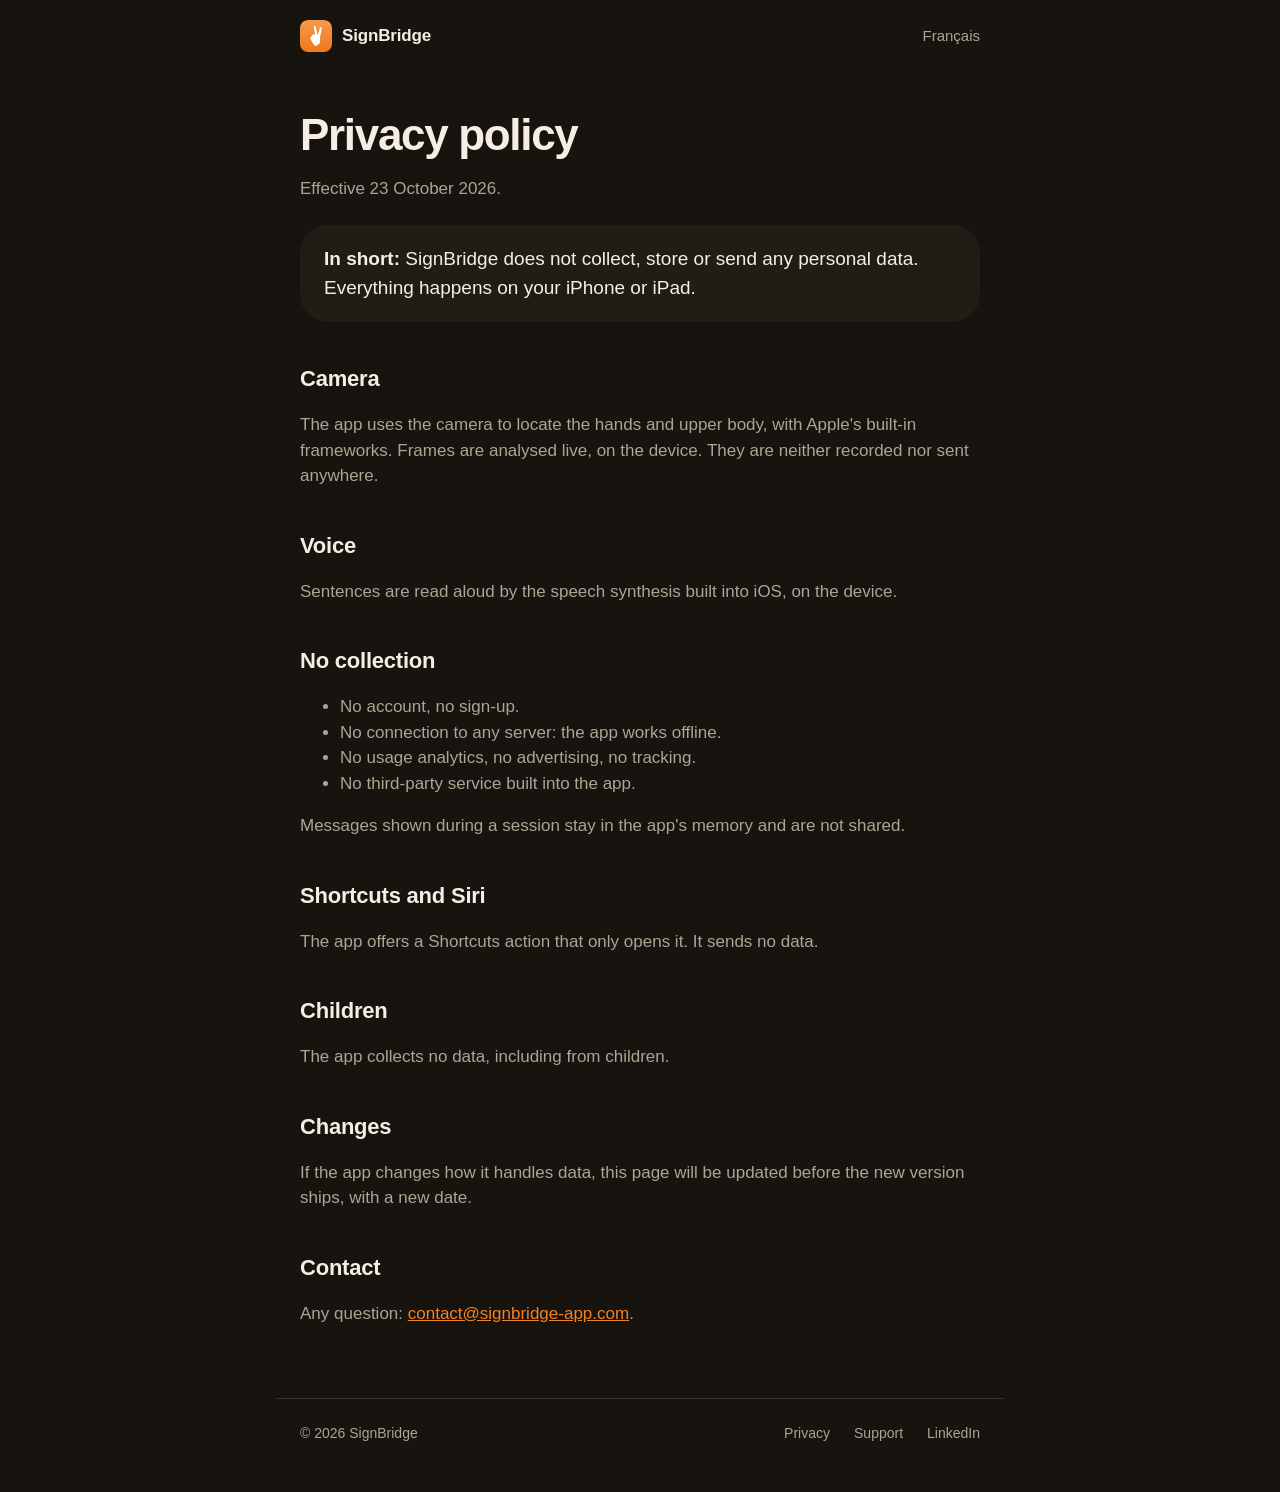
<file: en/privacy.html>
<!doctype html>
<html lang="en" class="doc">
<head>
<meta charset="utf-8">
<meta name="viewport" content="width=device-width, initial-scale=1, viewport-fit=cover">
<title>SignBridge Privacy</title>
<meta name="description" content="Point the camera at someone signing: SignBridge recognises LSF signs and shows the matching sentence. Everything stays on the device, no internet needed.">
<meta name="theme-color" content="#17130F">
<meta name="color-scheme" content="dark">
<link rel="canonical" href="https://signbridge-app.com/en/privacy.html">
<link rel="alternate" hreflang="fr" href="https://signbridge-app.com/privacy.html">
<link rel="alternate" hreflang="en" href="https://signbridge-app.com/en/privacy.html">
<link rel="alternate" hreflang="x-default" href="https://signbridge-app.com/en/privacy.html">
<link rel="icon" type="image/png" href="../img/favicon.png">
<link rel="apple-touch-icon" href="../img/apple-touch-icon.png">
<link rel="stylesheet" href="../style.css?v=17">
</head>
<body>
<header class="nav">
<a class="marque" href="./"><img src="../img/logo.png" width="32" height="32" alt="">SignBridge</a>
<a class="langue" href="../privacy.html" hreflang="fr" lang="fr">Français</a>
</header>
<main>
<h1>Privacy policy</h1>
<p class="lead">Effective 23 October 2026.</p>

<div class="carte"><p><strong>In short:</strong> SignBridge does not collect, store or send any personal data. Everything happens on your iPhone or iPad.</p></div>

<h2>Camera</h2>
<p>The app uses the camera to locate the hands and upper body, with Apple's built-in frameworks. Frames are analysed live, on the device. They are neither recorded nor sent anywhere.</p>

<h2>Voice</h2>
<p>Sentences are read aloud by the speech synthesis built into iOS, on the device.</p>

<h2>No collection</h2>
<ul>
<li>No account, no sign-up.</li>
<li>No connection to any server: the app works offline.</li>
<li>No usage analytics, no advertising, no tracking.</li>
<li>No third-party service built into the app.</li>
</ul>
<p>Messages shown during a session stay in the app's memory and are not shared.</p>

<h2>Shortcuts and Siri</h2>
<p>The app offers a Shortcuts action that only opens it. It sends no data.</p>

<h2>Children</h2>
<p>The app collects no data, including from children.</p>

<h2>Changes</h2>
<p>If the app changes how it handles data, this page will be updated before the new version ships, with a new date.</p>

<h2>Contact</h2>
<p>Any question: <a href="mailto:contact@signbridge-app.com?subject=SignBridge%20privacy">contact@signbridge-app.com</a>.</p>
</main>

<footer>
<span>© 2026 SignBridge</span>
<nav><a href="privacy.html">Privacy</a><a href="./#support">Support</a><a href="https://www.linkedin.com/company/signbridge-app" rel="me">LinkedIn</a></nav>
</footer>
</body>
</html>
</file>
<file: style.css>
:root{--nuit:#17130F;--creme:#F6EEE2;--gris:#8F8476;--texte:#AFA393;--orange:#F28224;--separateur:rgba(246,238,226,0.14);--carte:#221C16;color-scheme:dark}
*{box-sizing:border-box}
html{-webkit-text-size-adjust:100%;background:var(--nuit)}
body{margin:0;background:var(--nuit);color:var(--creme);font:17px/1.5 -apple-system,BlinkMacSystemFont,"SF Pro Text","Segoe UI",Roboto,Helvetica,Arial,sans-serif;-webkit-font-smoothing:antialiased}
a{color:inherit}
img{max-width:100%;height:auto;display:block}
.o{color:var(--orange)}
.g{color:var(--gris)}

/* Navigation */
.nav{width:100%;max-width:1120px;margin:0 auto;padding:20px 24px;display:flex;justify-content:space-between;align-items:center;font-size:15px}
.marque{display:flex;align-items:center;gap:10px;font-weight:600;font-size:17px;letter-spacing:-0.01em;text-decoration:none}
.marque img{width:32px;height:32px;border-radius:8px}
.langue{text-decoration:none;color:var(--texte)}
.langue:hover{color:var(--creme)}

/* Big type, as on the store screens */
.titre{margin:0;font-weight:700;letter-spacing:-0.035em;line-height:1.04}
.titre span{display:block}

/* Both languages take the same room: the other language's text sits invisible under the visible one */
.jumeau{display:grid!important}
.jumeau>*{grid-area:1/1;min-width:0}
.fantome{visibility:hidden;user-select:none;pointer-events:none}

/* Hero */
.hero{position:relative;overflow:hidden;background:var(--nuit) url(img/horizon.jpg) no-repeat center bottom;background-size:cover}
.hero-grille{max-width:1120px;margin:0 auto;padding:48px 24px 0;display:grid;grid-template-columns:1.15fr 0.85fr;gap:24px;align-items:center}
.hero .titre{font-size:clamp(44px,6vw,72px)}
.sous-titre{margin:14px 0 28px;font-size:21px;font-weight:600;letter-spacing:-0.01em}
.badge{display:inline-block}
.badge img{height:52px;width:auto}
.scene{position:relative;justify-self:end;width:min(320px,100%);margin:24px 24px -140px 0}
.telephone{transform:rotate(7deg);border-radius:46px;overflow:hidden;box-shadow:0 0 0 1px rgba(246,238,226,0.18),0 30px 60px rgba(0,0,0,0.55)}
.bulles{position:absolute;inset:0;pointer-events:none}
.bulle{position:absolute;padding:12px 20px 13px;border-radius:24px;font-weight:600;font-size:clamp(18px,2vw,24px);line-height:1.1;letter-spacing:-0.02em;white-space:nowrap;background:rgba(250,243,227,0.55);color:rgba(30,26,21,0.75);-webkit-backdrop-filter:blur(22px);backdrop-filter:blur(22px);box-shadow:inset 0 1px 0 rgba(255,255,255,0.6),0 0 0 1px rgba(255,255,255,0.45),0 14px 28px rgba(0,0,0,0.35)}
.bulle:nth-child(1){left:-40%;top:22%;transform:rotate(-4deg)}
.bulle:nth-child(2){left:-32%;top:36%;transform:rotate(3deg)}
.bulle:nth-child(3){left:-50%;top:52%;transform:rotate(-2deg);background:rgba(250,243,227,0.88);color:#1E1A15;box-shadow:inset 0 1px 0 rgba(255,255,255,0.75),0 0 0 1px rgba(255,255,255,0.6),0 20px 40px rgba(0,0,0,0.45),0 0 40px rgba(242,130,36,0.25)}
.hero-pied{height:160px}

/* Chapters: one idea each, separated by space and a change of background */
.chapitre{padding:128px 24px}
.chapitre>*{max-width:1120px;margin-left:auto;margin-right:auto}
.bande{background:#1F1A15}
.chapitre .titre{font-size:clamp(40px,5.6vw,64px)}
.chapitre .texte{margin-top:28px;font-size:21px;line-height:1.5;color:var(--texte)}
.chapitre .texte>span{display:block;max-width:640px}
.chapitre .titre.petit{font-size:clamp(32px,4vw,44px)}
.etapes{display:grid;grid-template-columns:repeat(3,1fr);gap:20px;margin-top:40px}
.etape{background:var(--nuit);border-radius:28px;padding:28px}
.etape p{margin:0;font-size:19px;line-height:1.45;color:var(--creme)}
.icone{display:block;height:40px;width:auto;margin-bottom:20px;color:var(--orange)}
/* Light chapters: the app's light full screens. Cream, a grey grain multiplied at 20 %, and the round halo */
.orange,.beige{position:relative;overflow:hidden;isolation:isolate}
.beige::after{content:"";position:absolute;inset:0;z-index:3;background:url(img/grain.png);background-size:80px;mix-blend-mode:multiply;opacity:.2;pointer-events:none}
/* How it works: the hero's horizon, flipped, so the orange light comes from the top and darkens a little downwards */
.orange{background:var(--nuit)}
.orange::before{content:"";position:absolute;left:0;right:0;top:0;height:190%;z-index:0;background:url(img/horizon.jpg) no-repeat center bottom/cover;transform:scaleY(-1);transform-origin:top;translate:0 100%;pointer-events:none}
.orange>*{position:relative;z-index:1}
.orange .titre{color:#fff}
.orange .etape{background:#FAF3E3}
.orange .etape p{color:#1E1A15}
.beige{background:#FAF3E3;color:#1E1A15}
.beige .texte{color:#5C5346}
.halo{position:absolute;border-radius:50%;background:radial-gradient(circle farthest-corner,#FFE2C2 0%,#F28224 26%,rgba(242,130,36,.35) 52%,rgba(242,130,36,0) 72%);filter:blur(8px);pointer-events:none}
.chapitre>.grille{display:grid;grid-template-columns:1.2fr .8fr;gap:32px;align-items:center}
.halo-mot{position:relative;width:min(360px,100%);aspect-ratio:1;justify-self:center;display:flex;align-items:center;justify-content:center}
.halo-mot .halo{inset:0}
.halo-mot span{position:relative;font-size:46px;font-weight:400;letter-spacing:-0.02em;color:#1E1A15;white-space:nowrap}
/* The tool chapter: smaller, with the halo rising from the bottom-left corner */
.beige{padding-top:88px;padding-bottom:88px}
.beige.outil{padding:72px 24px 160px}
.beige.outil .titre{font-size:clamp(26px,3vw,34px)}
.beige.outil .texte{margin-top:14px;font-size:18px}
.beige.outil .halo{width:620px;height:620px;left:-200px;bottom:-400px}
.beige.outil>*:not(.halo){position:relative}
.beige .texte{color:#5C5346}
.horizon{background:var(--nuit) url(img/horizon.jpg) no-repeat center bottom;background-size:cover;padding-bottom:280px}
.horizon .titre{font-size:clamp(48px,7.4vw,88px)}
.horizon h3{margin:64px auto 8px;font-size:21px;font-weight:600;letter-spacing:-0.01em}
.horizon .texte{margin-top:0}
.majuscules{margin-top:20px;font-size:15px;font-weight:600;letter-spacing:0.08em}

/* Card */
.carte{background:var(--carte);border-radius:28px;padding:48px}
.carte .titre{font-size:clamp(28px,3.6vw,40px)}
.carte p{margin:12px 0 28px;font-size:19px;color:var(--texte);max-width:640px}
.bouton{display:inline-flex;align-items:center;height:52px;padding:0 26px;border-radius:26px;background:var(--creme);color:var(--nuit);font-weight:600;letter-spacing:-0.01em;text-decoration:none}
.bouton:hover{background:#fff}
.support{padding-top:0}

/* Footer */
footer{max-width:1120px;margin:0 auto;padding:24px 24px 48px;border-top:1px solid var(--separateur);display:flex;flex-wrap:wrap;gap:12px 24px;justify-content:space-between;font-size:14px;color:var(--texte)}
footer nav{display:flex;gap:24px}
footer a{text-decoration:none}
footer a:hover{color:var(--creme)}

/* Document pages (privacy) */
.doc .nav,.doc main,.doc footer{max-width:728px}
.doc main{margin:0 auto;padding:8px 24px 0}
.doc h1{margin:32px 0 8px;font-size:clamp(34px,5vw,44px);line-height:1.06;font-weight:700;letter-spacing:-0.03em}
.doc h2{font-size:22px;letter-spacing:-0.01em;margin:40px 0 8px}
.doc p,.doc li{color:var(--texte)}
.doc .carte{padding:20px 24px;margin:24px 0}
.doc .carte p{margin:0;color:var(--creme)}
.doc main a{color:var(--orange)}
.doc footer{margin-top:72px}

@media (max-width:820px){
  .hero-grille{grid-template-columns:1fr;padding-top:24px;gap:0}
  .scene{width:62%;margin:64px 4% -170px auto}
  .bulle{font-size:17px;padding:10px 16px 11px}
  .bulle:nth-child(1){left:-52%;top:14%}
  .bulle:nth-child(2){left:-44%;top:27%}
  .bulle:nth-child(3){left:-58%;top:41%}
  .hero .titre{font-size:clamp(34px,10vw,44px)}
  .hero-pied{height:190px}
  .chapitre{padding:88px 24px}
  .chapitre .texte{font-size:18px}
  .etapes{grid-template-columns:1fr;gap:12px}
  .etape{padding:22px;display:flex;gap:18px;align-items:center}
  .etape p{font-size:17px}
  .icone{height:32px;margin:0;flex:none;width:auto;min-width:32px}
  .horizon{padding-bottom:220px}
  .beige{padding-top:64px;padding-bottom:64px}
  .beige.outil{padding:56px 24px 140px}
  .beige.outil .texte{font-size:17px}
  .beige.outil .halo{width:440px;height:440px;left:-170px;bottom:-290px}
  .chapitre>.grille{grid-template-columns:1fr;gap:8px}
  .halo-mot{width:250px;margin-top:8px}
  .halo-mot span{font-size:40px}
  .horizon h3{margin-top:48px}
  .carte{padding:28px 24px}
  .support{padding-top:0}
  footer{margin-top:0}
}
@media (prefers-reduced-motion:no-preference){.bouton{transition:background .2s}}
@media (max-width:420px){footer{flex-direction:column}}

/* « Signalez un problème. »: two bubbles from the store screen, standing still */
.bulles-fixes{display:flex;flex-direction:column;align-items:flex-start;gap:18px;justify-self:center}
.bulles-fixes .bulle{position:static;transform:rotate(-3deg)}
.bulles-fixes .bulle.forte{margin-left:40px;transform:rotate(2deg);background:rgba(250,243,227,0.88);color:#1E1A15;box-shadow:inset 0 1px 0 rgba(255,255,255,0.75),0 0 0 1px rgba(255,255,255,0.6),0 20px 40px rgba(0,0,0,0.45),0 0 40px rgba(242,130,36,0.25)}

/* iPhone Duo: the closed Duo's outer display, a D (left corners small, right corners round) with the camera hole top right */
.ecran-ext{position:relative;justify-self:center;width:min(300px,100%);aspect-ratio:1398/2034;background:#110E0B;border-radius:16px 72px 72px 16px/16px 52px 52px 16px;box-shadow:0 0 0 1px rgba(246,238,226,0.18),0 30px 60px rgba(0,0,0,0.55);padding:28px;display:flex;flex-direction:column;justify-content:flex-end;align-items:flex-start;gap:12px}
.ecran-ext::before{content:"";position:absolute;top:22px;right:26px;width:18px;height:18px;border-radius:50%;background:#000;box-shadow:0 0 0 1px rgba(246,238,226,0.12)}
.etiquette{padding:4px 10px;border-radius:9px;background:var(--orange);color:#fff;font-size:14px;font-weight:700;letter-spacing:0.04em;text-transform:uppercase}
.phrase{font-size:30px;font-weight:600;line-height:1.12;letter-spacing:-0.02em}
@media (max-width:820px){
  .bulles-fixes{justify-self:start;margin-top:32px}
  .ecran-ext{width:min(240px,70%);margin-top:40px;justify-self:start;padding:22px}
  .phrase{font-size:24px}
}
</file>
